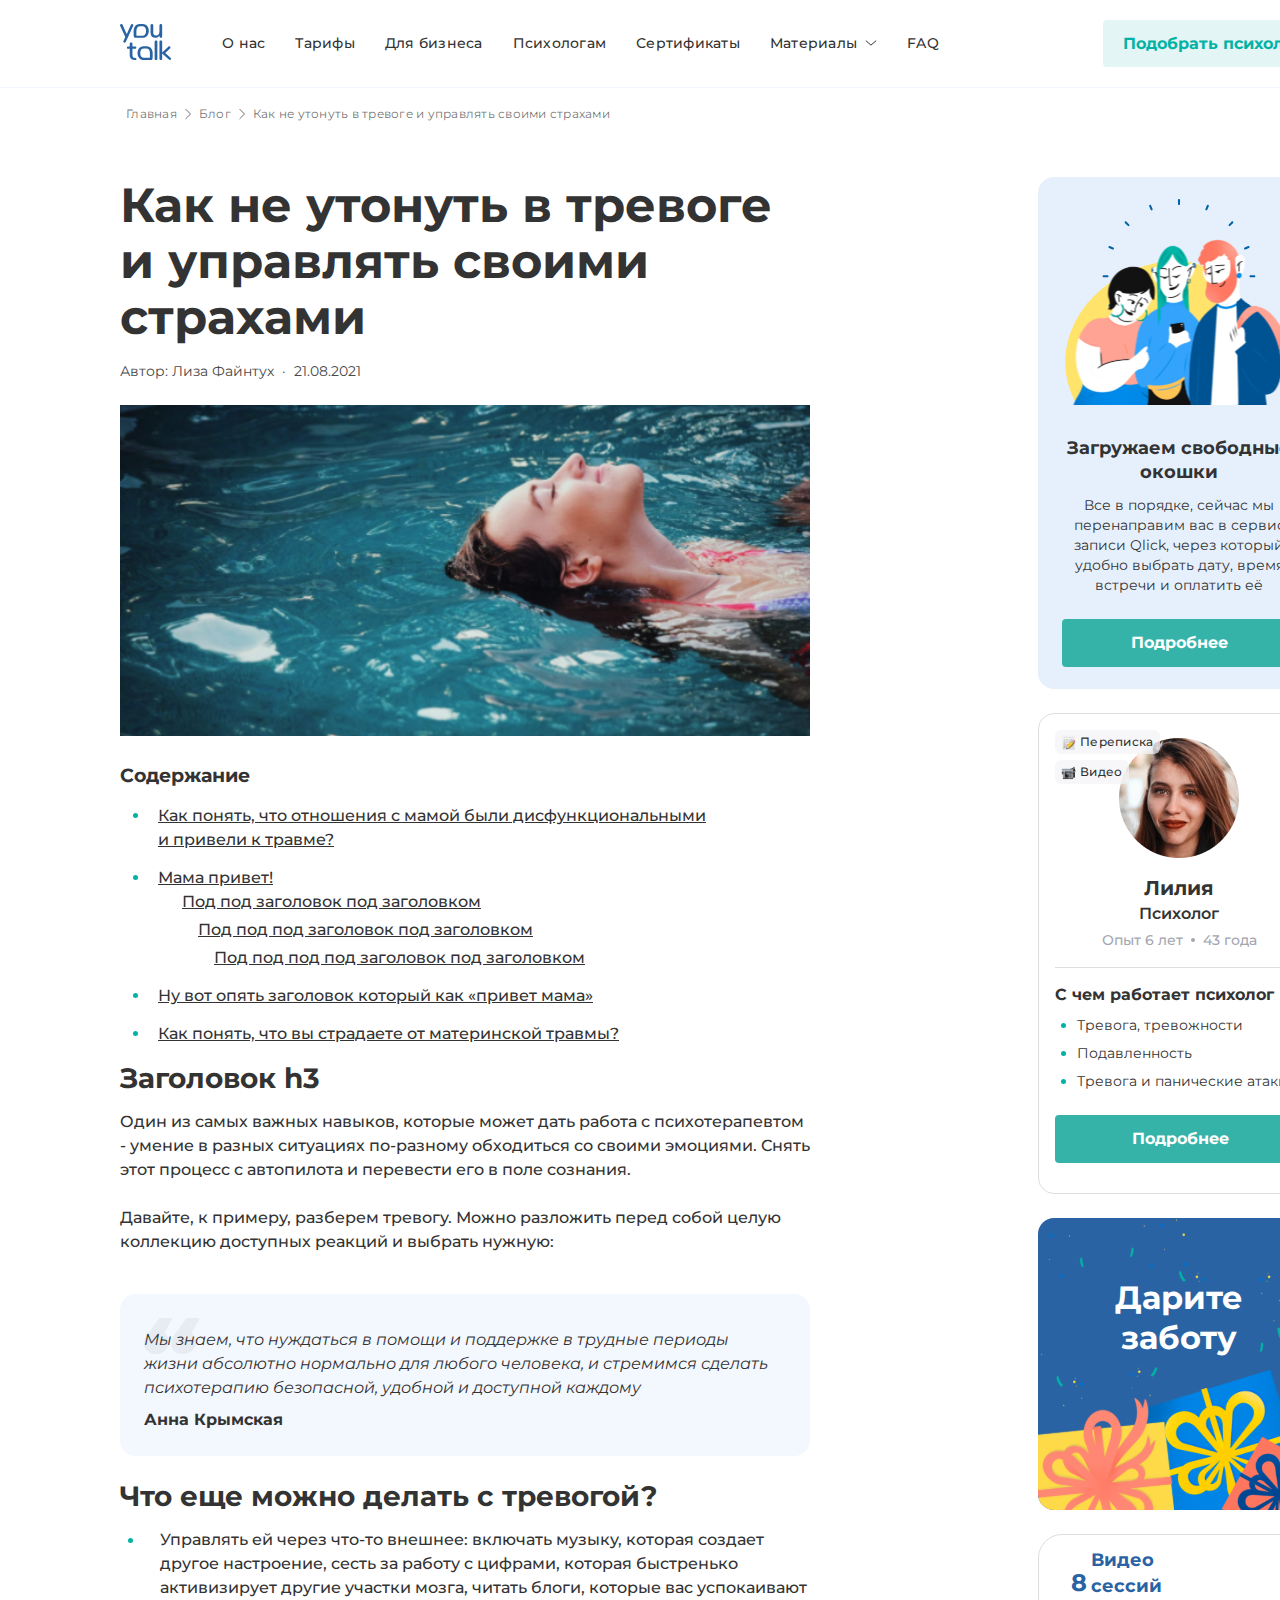
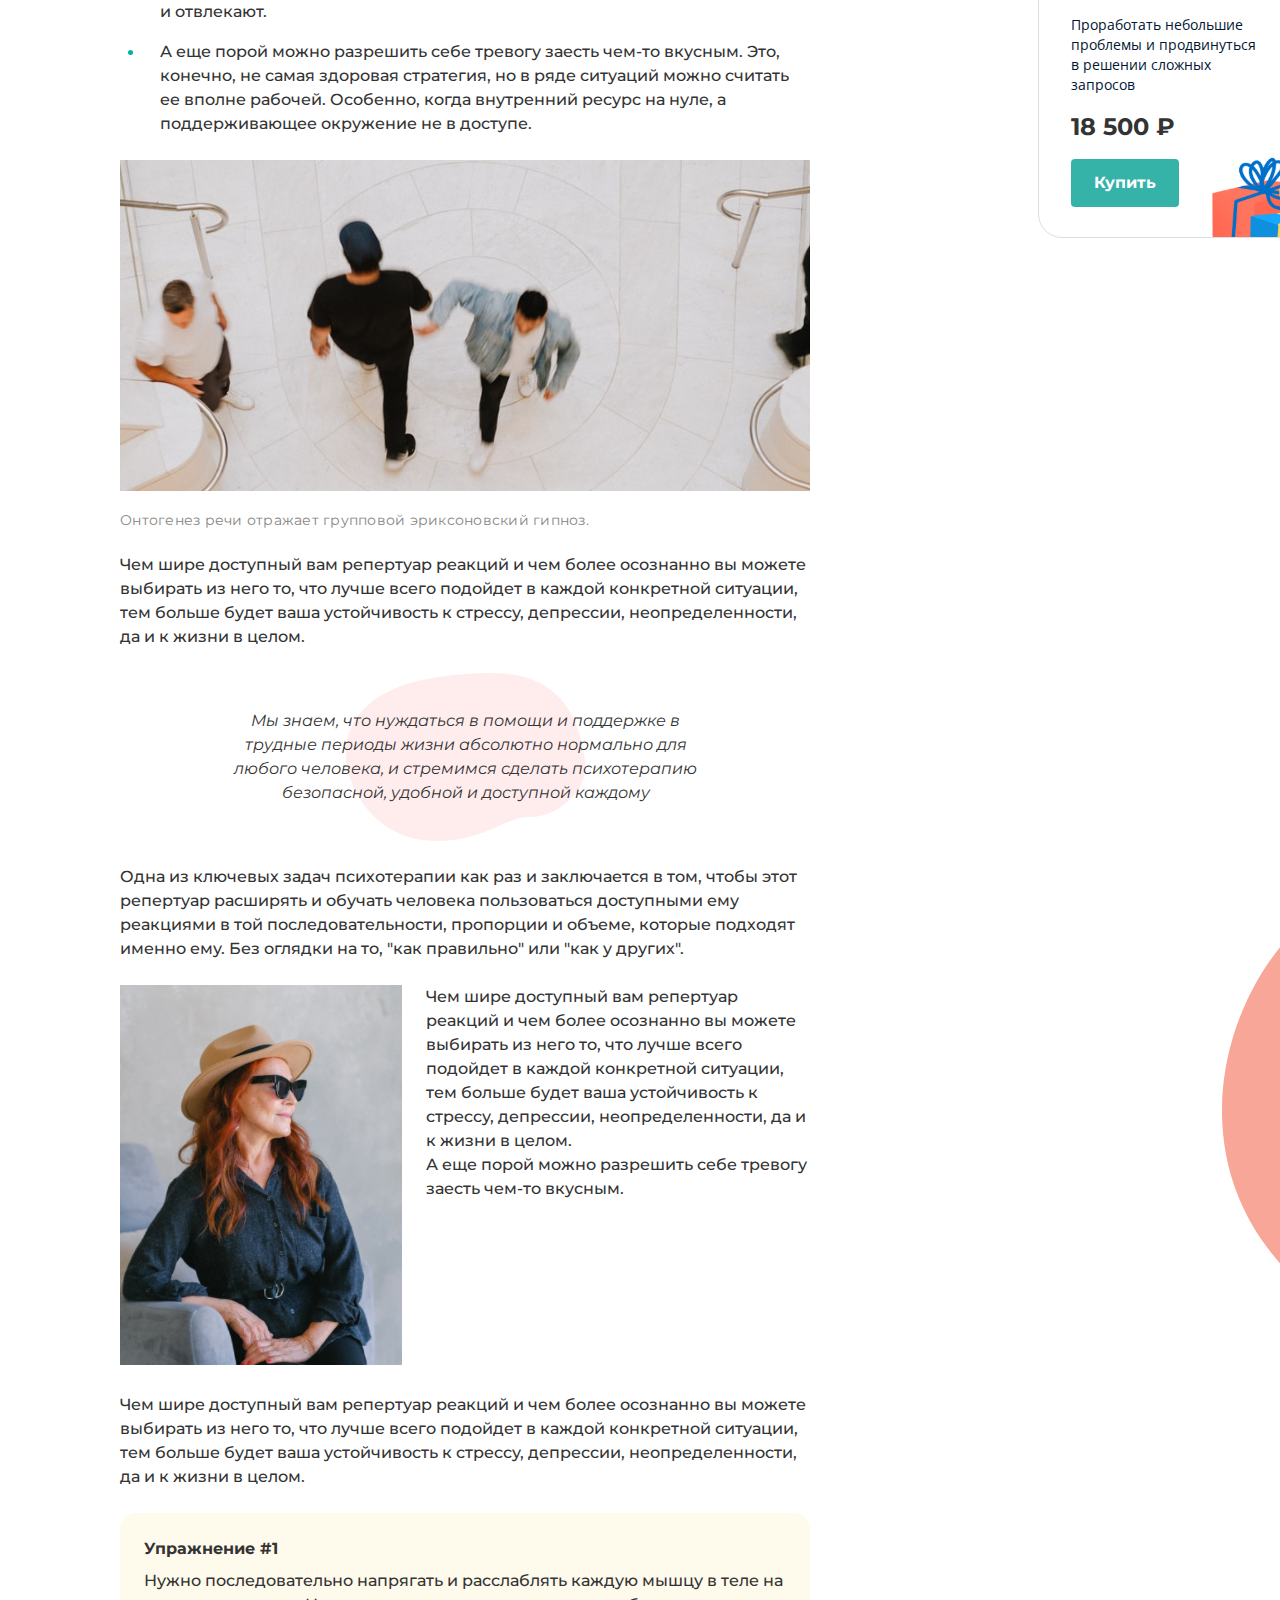
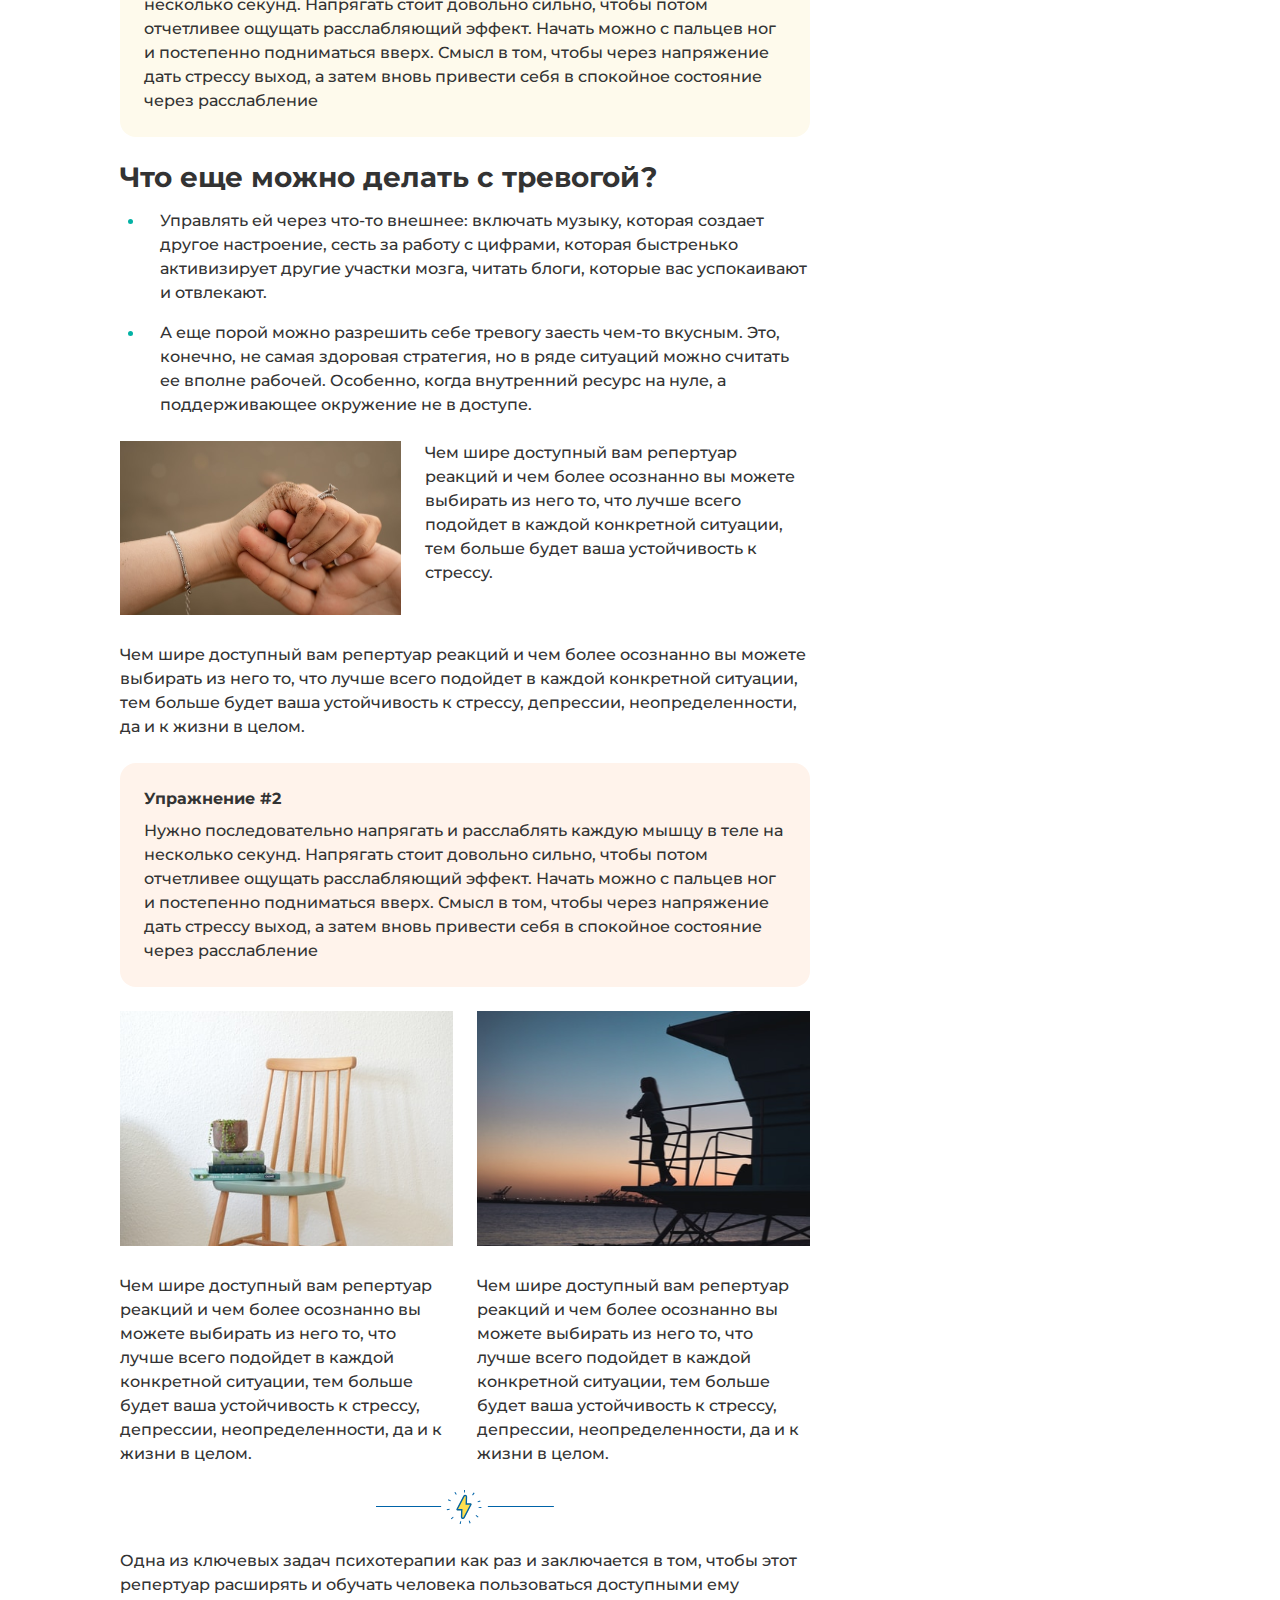
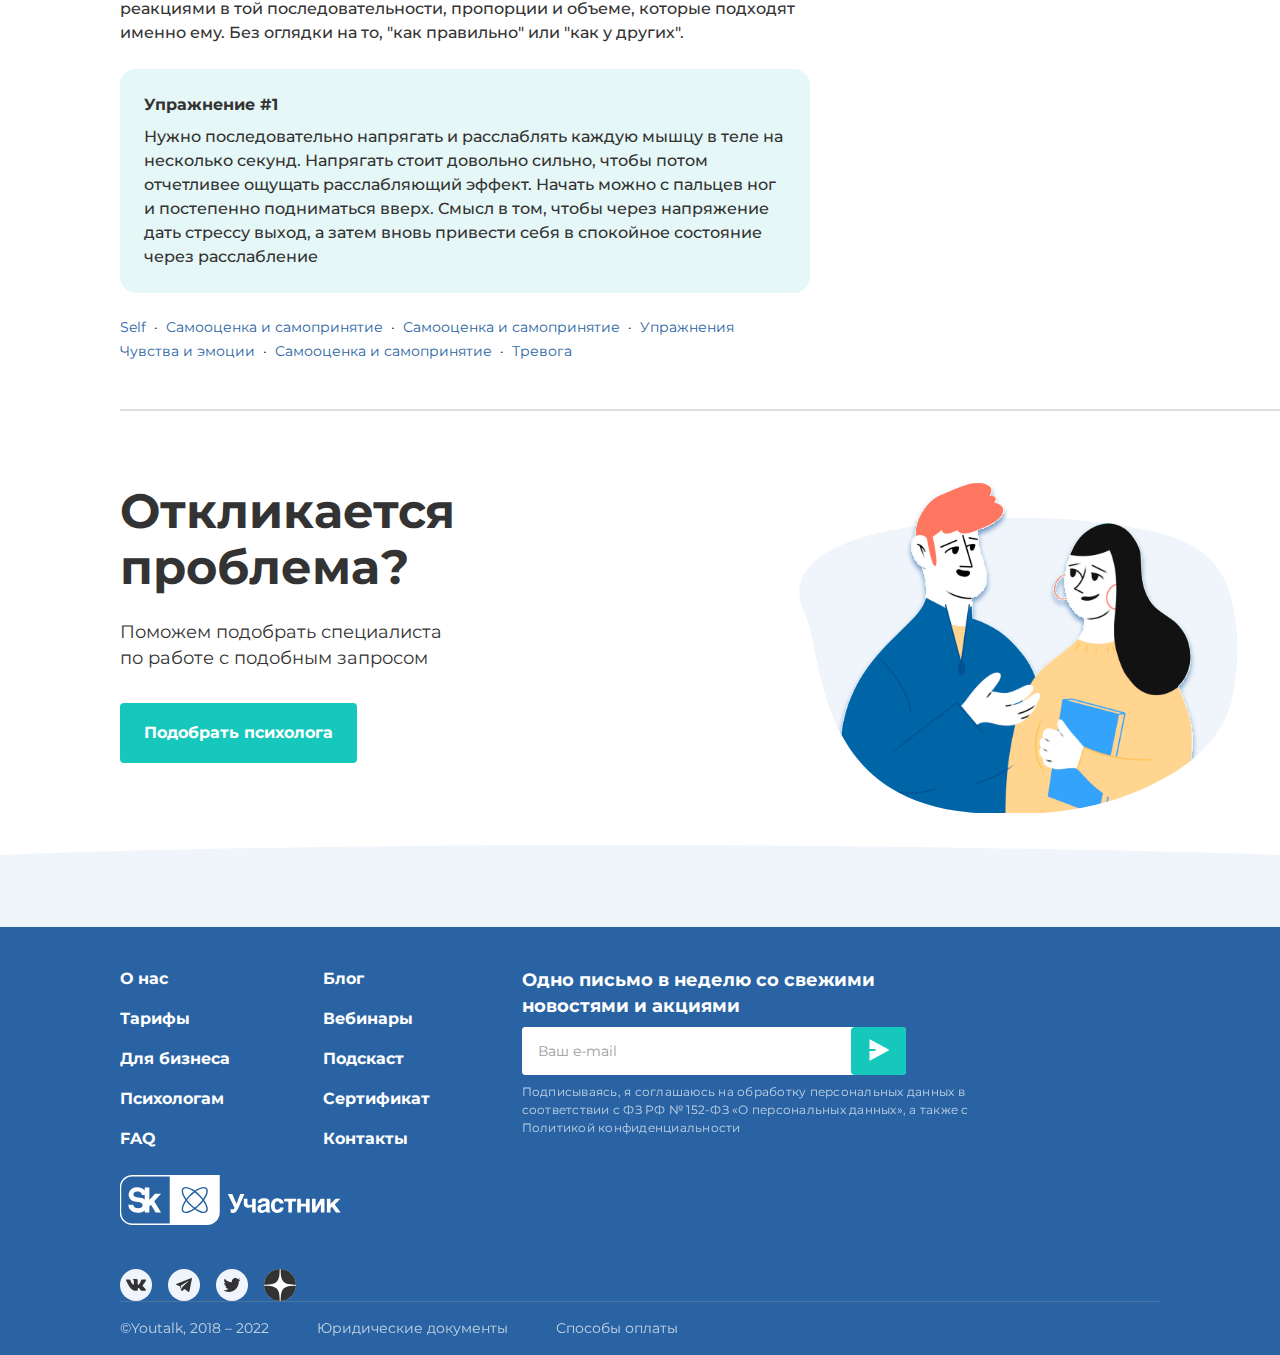
<file: pages/kak-ne-utonut-v-trevoge-i-upravlyat-svoimi-strahami.html>
<!DOCTYPE html>
<html lang="en">
<head>
    <meta charset="UTF-8">
    <meta name="viewport" content="width=device-width, initial-scale=1.0">
    <link rel="stylesheet" href="../css/style2.css">
    <title>Проект: реальный кейс от компании «Youtalk»</title>
</head>
<body>
    <header class="header">
        <div class="header__container">
            <div class="header__logo"><img src="../images/svg/logo.svg" alt="логотип"></div>
            <input type="checkbox" id="burger">
            <label for="burger" class="burger__btn"><svg xmlns="http://www.w3.org/2000/svg" width="18" height="14" viewBox="0 0 18 14" fill="none">
                <path d="M0 1C0 0.447715 0.447715 0 1 0H17C17.5523 0 18 0.447715 18 1C18 1.55228 17.5523 2 17 2H1C0.447716 2 0 1.55228 0 1ZM0 7C0 6.44772 0.447715 6 1 6H17C17.5523 6 18 6.44772 18 7C18 7.55228 17.5523 8 17 8H1C0.447716 8 0 7.55228 0 7ZM0 13C0 12.4477 0.447715 12 1 12H17C17.5523 12 18 12.4477 18 13C18 13.5523 17.5523 14 17 14H1C0.447716 14 0 13.5523 0 13Z" fill="#03B2A5"/>
                </svg></label>
            <nav class="header__nav">
                <ul class="header__menu">
                    <li><a href="#" class="menu__item">О нас</a></li>
                    <li><a href="#" class="menu__item">Тарифы</a></li>
                    <li><a href="#" class="menu__item">Для бизнеса</a></li>
                    <li><a href="#" class="menu__item">Психологам</a></li>
                    <li><a href="#" class="menu__item">Сертификаты</a></li>
                    <li><a href="#" class="menu__item">Материалы <svg class="m1" xmlns="http://www.w3.org/2000/svg" width="20" height="14" viewBox="0 0 12 6" fill="none">
                        <path d="M1.09998 0.899902L5.99998 5.0999L10.9 0.899902" stroke="#333333" stroke-linecap="round" stroke-linejoin="round"/>
                        </svg></a></li>
                    <li><a href="#" class="menu__item">FAQ</a></li>
                </ul>
            </nav>
            <button type="button" class="header__btn pick-up">Подобрать психолога</button>
        </div>
    </header>

    <main class="main">
        <div class="main__container">
            <!--Меню основного контента-->
            <div class="main__nav">
                <ul class="main__menu">
                    <li><a href="#" class="menu__bar">Главная</a></li>
                    <svg xmlns="http://www.w3.org/2000/svg" width="6" height="12" viewBox="0 0 6 12" fill="none">
                        <path d="M0.8125 10.6875L2.375 9.125L5.5 6L2.375 2.875L0.8125 1.3125" stroke="#333333" stroke-opacity="0.7" stroke-linecap="round" stroke-linejoin="round"/>
                    </svg>
                    <li><a href="../pages/Index.html" class="menu__bar">Блог</a></li>
                    <svg xmlns="http://www.w3.org/2000/svg" width="6" height="12" viewBox="0 0 6 12" fill="none">
                        <path d="M0.8125 10.6875L2.375 9.125L5.5 6L2.375 2.875L0.8125 1.3125" stroke="#333333" stroke-opacity="0.7" stroke-linecap="round" stroke-linejoin="round"/>
                    </svg>
                    <li><a href="#" class="menu__bar">Как не утонуть в тревоге и управлять своими страхами</a></li>
                </ul>
            </div>
            <!--Оновной контент-->
            <div class="content__container">
                <div class="blog__container">
                    <div class="name__blog">
                    <h1>Как не утонуть в тревоге и управлять своими страхами</h1>
                    </div>
                    <div class="authors__name">
                        <p>Автор: Лиза Файнтух</p>
                        <p>·</p>
                        <p>21.08.2021</p>
                        <p class="hidden-element">·</p>
                        <p class="hidden-element font-element">Self</p>
                    </div>
                    <div class="img__title">
                        <img class="img__girl" src="../images/block/block2-img2.png" alt="Девушка расслабленная плавает в воде">
                    </div>
                    <div class="content-list__container">
                        <div class="content-list-blog"><h3>Содержание</h3></div>
                        <div class="content-list">
                            <ul class="list-name__first-lvl">
                                <li class="markcol_green"><a href="#" class="lighthouse">Как понять, что отношения с мамой были дисфункциональными и привели к травме?</a></li>
                                <li class="markcol_green hidden-on-mobile"><a href="#" class="lighthouse hidden-on-mobile">Мама привет!</a>
                                    <ul class="list-name__second-lvl hidden-on-mobile">
                                        <li><a href="#" class="lighthouse indent_first hidden-on-mobile">Под под заголовок под заголовком</a></li>
                                        <li><a href="#" class="lighthouse indent_second hidden-on-mobile">Под под под заголовок под заголовком</a></li>
                                        <li><a href="#" class="lighthouse indent_third hidden-on-mobile">Под под под под заголовок под заголовком</a></li>
                                    </ul>
                                </li>
                                <li class="markcol_green hidden-on-mobile"><a href="#" class="lighthouse hidden-on-mobile">Ну вот опять заголовок который как «привет мама»</a></li>
                                <li class="markcol_green"><a href="#" class="lighthouse">Как понять, что вы страдаете от материнской травмы?</a></li>
                            </ul>
                        </div>
                    </div>
                    <!--Заголовок h3-->
                    <section class="heading-h__container">
                        <div class="title__h-third"><h3>Заголовок h3</h3></div>
                        <div class="text__third-title">
                            <p>Один из самых важных навыков, которые может дать работа с психотерапевтом - умение в разных ситуациях по-разному обходиться со своими эмоциями. Снять этот процесс с автопилота и перевести его в поле сознания.</p>
                            <br>
                            <p>Давайте, к примеру, разберем тревогу. Можно разложить перед собой целую коллекцию доступных реакций и выбрать нужную:</p>
                        </div>
                        <div class="quote-third-title__container">
                            <div class="quote">
                                <p>Мы знаем, что нуждаться в помощи и поддержке в трудные периоды жизни абсолютно нормально для любого человека, и стремимся сделать психотерапию безопасной, удобной и доступной каждому </p>
                                <p class="quote__author">Анна Крымская</p>
                            </div>
                        </div>
                    </section>
                    <!--Что еще можно делать с тревогой?-->
                    <section class="do-with-anxiety__container">
                        <div class="title-and-text__do-with-anxiety">
                            <div class="title__do-with-anxiety"><h3>Что еще можно делать с тревогой?</h3></div>
                            <div class="text-do-with-anxiety__container">
                                <ul class="text__do-with-anxiety">
                                    <li class="text__markcol-green"><p class="text__itself">Управлять ей через что-то внешнее: включать музыку, которая создает другое настроение, сесть за работу с цифрами, которая быстренько активизирует другие участки мозга, читать блоги, которые вас успокаивают и отвлекают.</p></li>
                                    <li class="text__markcol-green"><p class="text__itself">А еще порой можно разрешить себе тревогу заесть чем-то вкусным. Это, конечно, не самая здоровая стратегия, но в ряде ситуаций можно считать ее вполне рабочей. Особенно, когда внутренний ресурс на нуле, а поддерживающее окружение не в доступе.</p></li>
                                </ul>
                            </div>
                        </div>
                        <div class="img__do-with-anxiety">
                            <img class="img__walking-people" src="../images/blog img/walking-people.png" alt="Идущие люди. Вид сверху">
                            <p class="picture_description">Онтогенез речи отражает групповой эриксоновский гипноз.</p>
                        </div>
                        <div class="blog-content">
                            <p class="blog-content__text">Чем шире доступный вам репертуар реакций и чем более осознанно вы можете выбирать из него то, что лучше всего подойдет в каждой конкретной ситуации, тем больше будет ваша устойчивость к стрессу, депрессии, неопределенности, да и к жизни в целом.</p>
                            <div class="blog-slogan__container">
                                <p class="blog-slogan">Мы знаем, что нуждаться в помощи и поддержке в трудные периоды жизни абсолютно нормально для любого человека, и стремимся сделать психотерапию безопасной, удобной и доступной каждому</p>
                            </div>
                            <p class="blog-content__text">Одна из ключевых задач психотерапии как раз и заключается в том, чтобы этот репертуар расширять и обучать человека пользоваться доступными ему реакциями в той последовательности, пропорции и объеме, которые подходят именно ему. Без оглядки на то, "как правильно" или "как у других".</p>
                        </div>
                        <div class="img-and-text__do-with-anxiety">
                            <div class="img__girl-with-glass">
                                <img class="girl-glass" src="../images/blog img/girl-glass.png" alt="Счастливая женщина в очках и шляпе">
                            </div>
                            <div class="text-next-to-picture">
                                <p class="blog-content__text">Чем шире доступный вам репертуар реакций и чем более осознанно вы можете выбирать из него то, что лучше всего подойдет в каждой конкретной ситуации, тем больше будет ваша устойчивость к стрессу, депрессии, неопределенности, да и к жизни в целом.</p>
                                <p class="blog-content__text">А еще порой можно разрешить себе тревогу заесть чем-то вкусным.</p>
                            </div>
                        </div>
                        <div class="repetitive-text">
                            <p class="blog-content__text">Чем шире доступный вам репертуар реакций и чем более осознанно вы можете выбирать из него то, что лучше всего подойдет в каждой конкретной ситуации, тем больше будет ваша устойчивость к стрессу, депрессии, неопределенности, да и к жизни в целом.</p>
                        </div>
                        <div class="first-exercise__container">
                            <div class="title-exercise"><h4>Упражнение #1</h4></div>
                            <p class="text-exercise">Нужно последовательно напрягать и расслаблять каждую мышцу в теле на несколько секунд. Напрягать стоит довольно сильно, чтобы потом отчетливее ощущать расслабляющий эффект. Начать можно с пальцев ног и постепенно подниматься вверх. Смысл в том, чтобы через напряжение дать стрессу выход, а затем вновь привести себя в спокойное состояние через расслабление</p>
                        </div>
                    </section>
                    <!--Что еще можно делать с тревогой? Часть II-->
                    <section class="do-with-anxiety__container-part-two">
                        <div class="title-and-text__part-two">
                            <div class="title__do-with-anxiety"><h3>Что еще можно делать с тревогой?</h3></div>
                            <div class="text-part-two__container">
                                <ul class="text-part-two">
                                    <li class="text__markcol-green"><p class="text__itself">Управлять ей через что-то внешнее: включать музыку, которая создает другое настроение, сесть за работу с цифрами, которая быстренько активизирует другие участки мозга, читать блоги, которые вас успокаивают и отвлекают.</p></li>
                                    <li class="text__markcol-green"><p class="text__itself">А еще порой можно разрешить себе тревогу заесть чем-то вкусным. Это, конечно, не самая здоровая стратегия, но в ряде ситуаций можно считать ее вполне рабочей. Особенно, когда внутренний ресурс на нуле, а поддерживающее окружение не в доступе.</p></li>
                                </ul>
                            </div>
                        </div>
                        <div class="picture-and-text__container">
                            <div class="img__hands">
                                <img class="hands" src="../images/blog img/hands.png" alt="Мужская и женская ладони держат друг друга">
                            </div>
                            <div class="text-next-to-picture">
                                <p class="blog-content__text">Чем шире доступный вам репертуар реакций и чем более осознанно вы можете выбирать из него то, что лучше всего подойдет в каждой конкретной ситуации, тем больше будет ваша устойчивость к стрессу.</p>
                            </div>
                        </div>
                        <div class="repetitive-text">
                            <p class="blog-content__text">Чем шире доступный вам репертуар реакций и чем более осознанно вы можете выбирать из него то, что лучше всего подойдет в каждой конкретной ситуации, тем больше будет ваша устойчивость к стрессу, депрессии, неопределенности, да и к жизни в целом.</p>
                        </div>
                        <div class="second-exercise__container">
                            <div class="title-exercise"><h4>Упражнение #2</h4></div>
                            <p class="text-exercise">Нужно последовательно напрягать и расслаблять каждую мышцу в теле на несколько секунд. Напрягать стоит довольно сильно, чтобы потом отчетливее ощущать расслабляющий эффект. Начать можно с пальцев ног и постепенно подниматься вверх. Смысл в том, чтобы через напряжение дать стрессу выход, а затем вновь привести себя в спокойное состояние через расслабление</p>
                        </div>
                        <div class="two-columns__container">
                            <div class="column-left">
                                <div class="picture__column-left">
                                    <img class="picture-left" src="../images/blog img/chair.png" alt="Стул, на котором лежит стопка книг">
                                </div>
                                <div class="text__itself">
                                    <p>Чем шире доступный вам репертуар реакций и чем более осознанно вы можете выбирать из него то, что лучше всего подойдет в каждой конкретной ситуации, тем больше будет ваша устойчивость к стрессу, депрессии, неопределенности, да и к жизни в целом.</p>
                                </div>
                            </div>
                            <div class="column-right">
                                <div class="picture__column-right">
                                    <img class="picture-right" src="../images/blog img/rescue-booth.png" alt="Спасательная будка на пляже на фоне вечернего заката">
                                </div>
                                <div class="text__itself">
                                    <p>Чем шире доступный вам репертуар реакций и чем более осознанно вы можете выбирать из него то, что лучше всего подойдет в каждой конкретной ситуации, тем больше будет ваша устойчивость к стрессу, депрессии, неопределенности, да и к жизни в целом.</p>
                                </div>
                            </div>
                        </div>
                        <div class="dividing-line">
                            <img src="../images/svg2/dividing-line.svg" alt="разделительная линия">
                        </div>
                        <div class="final-text">
                            <p class="text__itself">Одна из ключевых задач психотерапии как раз и заключается в том, чтобы этот репертуар расширять и обучать человека пользоваться доступными ему реакциями в той последовательности, пропорции и объеме, которые подходят именно ему. Без оглядки на то, "как правильно" или "как у других".</p>
                        </div>
                        <div class="third-exercise__container">
                            <div class="title-exercise"><h4>Упражнение #1</h4></div>
                            <p class="text-exercise">Нужно последовательно напрягать и расслаблять каждую мышцу в теле на несколько секунд. Напрягать стоит довольно сильно, чтобы потом отчетливее ощущать расслабляющий эффект. Начать можно с пальцев ног и постепенно подниматься вверх. Смысл в том, чтобы через напряжение дать стрессу выход, а затем вновь привести себя в спокойное состояние через расслабление</p>
                        </div>
                        <div class="hashtag__container hidden-on-mobile">
                            <div class="first-line">
                                <a href="#" class="hash-teg">Self</a>
                                <p>·</p>
                                <a href="#" class="hash-teg">Самооценка и самопринятие</a>
                                <p>·</p>
                                <a href="#" class="hash-teg">Самооценка и самопринятие</a>
                                <p>·</p>
                                <a href="#" class="hash-teg">Упражнения</a>
                            </div>
                            <div class="second-line">
                                <a href="#" class="hash-teg">Чувства и эмоции</a>
                                <p>·</p>
                                <a href="#" class="hash-teg">Самооценка и самопринятие</a>
                                <p>·</p>
                                <a href="#" class="hash-teg">Тревога</a>
                            </div>
                        </div>
                    </section>
                </div>
                <!--Сайдбар-->
                <aside class="aside__container">
                    <!--Загружаем свободные окошки-->
                    <div class="loading-the-free-windows">
                        <div class="three-persons">
                            <img class="three-persons-img" src="../images/svg2/three-persons.svg" alt="Три счастливых человека">
                        </div>
                        <div class="loading-the-free-windows__name">
                            <h4>Загружаем свободные окошки</h4>
                        </div>
                        <div class="loading-the-free-windows__text">
                            <p>Все в порядке, сейчас мы перенаправим вас в сервис записи Qlick, через который удобно выбрать дату, время встречи и оплатить её</p>
                        </div>
                        <div class="loading-the-free-windows__button">
                            <button class="more-detailed__btn click-btn">Подробнее</button>
                        </div>
                    </div>
                    <!--Психолог Лилиа-->
                    <div class="psychologist-lilia__container">
                        <div class="types-of-communication">
                            <div class="correspondence icon-shell">
                                <img src="../images/side-img/correspondence.png" alt="Вид связи через переписку">
                                <p>Переписка</p>
                            </div>
                            <div class="video-icon icon-shell">
                                <img src="../images/side-img/video.png" alt="Вид связи через переписку">
                                <p>Видео</p>
                            </div>
                        </div>
                        <div class="information-about-psychologist">
                            <p class="name-psychologist">Лилия</p>
                            <p class="post-psychologist">Психолог</p>
                            <div class="experience-psychologist">
                                <p>Опыт 6 лет</p>
                                <div class="indentation-point"></div>
                                <p>43 года</p>
                            </div>
                        </div>
                        <div class="line-psychologist"></div>
                        <div class="does-psychologist-with-work">
                            <p class="description-psychologist-work">С чем работает психолог</p>
                            <ul class="description-work">
                                <li class="green-point"><p class="text-work">Тревога, тревожности</p></li>
                                <li class="green-point"><p class="text-work">Подавленность</p></li>
                                <li class="green-point"><p class="text-work">Тревога и панические атаки</p></li>
                            </ul>
                        </div>
                        <button class="registration-for-call click-btn">Подробнее</button>
                    </div>
                    <!--Дарите заботу-->
                    <div class="give-care__container">
                        <a class="give-care__link" href="#">
                            <p class="give-care__text">Дарите заботу</p>
                            <div class="boxs-img">
                                <img class="box-blu" src="../images/side-img/box-blu.svg" alt="Синий подарок">
                                <img class="box-yellow" src="../images/side-img/box-yellow.svg" alt="Желтый подарок">
                                <img class="box-orange" src="../images/side-img/box-orange.svg" alt="Оранжевый подарок">
                            </div>
                        </a>
                    </div>
                    <!--8 Видео сессий-->
                    <div class="video-sessions__container">
                        <div class="eight-video-sessions">
                            <div class="name__eight-video-sessions">
                                <p class="eight__text">8</p>
                                <p class="video-sessions__text">Видео сессий</p>
                            </div>
                            <div class="description__video-sessions">
                                <p>Проработать небольшие проблемы и продвинуться в решении сложных запросов</p>
                            </div>
                            <div class="price__video-sessions">
                                <p>18 500 ₽</p>
                            </div>
                            <button class="price-btn__video-sessions click-btn">Купить</button>
                        </div>
                        <div class="prize-img">
                            <img class="prize-orange" src="../images/side-img/prize-orange.svg" alt="Оранжевый подарок">
                            <img class="prize-blu" src="../images/side-img/prize-blu.svg" alt="Синий подарок">
                        </div>
                    </div>
                    <div class="spot-object hidden-on-mobile">
                        <img src="../images/side-img/spot-orange.svg" alt="Ораньжевое пятно">
                    </div>
                </aside>
            </div>
            <!--Откликается проблема?-->
            <div class="additional-block hidden-on-mobile">
                <div class="separating-line"></div>
                <div class="choose-psychologist__container">
                    <div class="choose-psychologist__btn-and-text">
                        <div class="choose-psychologist__name">
                            <p>Откликается проблема?</p>
                        </div>
                        <div class="choose-psychologist__description">
                            <p>Поможем подобрать специалиста по работе с подобным запросом</p>
                        </div>
                        <div class="choose-psychologist__button">
                            <button class="choose-psychologist__press-btn click-btn">Подобрать психолога</button>
                        </div>
                    </div>
                    <div class="choose-psychologist__img">
                        <img src="../images/svg2/choose-psychologist.svg" alt="Подобрать психолога">
                    </div>
                    <div class="pink-object">
                        <img src="../images/svg2/pink-object.svg" alt="Розвое пятно">
                    </div>
                </div>
            </div>
        </div>
        <div class="background hidden-on-mobile"></div>
    </main>

    <footer class="footer">
        <div class="footer__container">
            <div class="footer__nav">
                <ul class="footer__menu footer__first">
                    <li><a href="#" class="menu__item_footer">О нас</a></li>
                    <li><a href="#" class="menu__item_footer">Тарифы</a></li>
                    <li><a href="#" class="menu__item_footer">Для бизнеса</a></li>
                    <li><a href="#" class="menu__item_footer">Психологам</a></li>
                    <li><a href="#" class="menu__item_footer">FAQ</a></li>
                </ul>
                <ul class="footer__menu footer__second">
                    <li><a href="#" class="menu__item_footer">Блог</a></li>
                    <li><a href="#" class="menu__item_footer">Вебинары</a></li>
                    <li><a href="#" class="menu__item_footer">Подскаст</a></li>
                    <li><a href="#" class="menu__item_footer">Сертификат</a></li>
                    <li><a href="#" class="menu__item_footer">Контакты</a></li>
                </ul>
            </div>
            <div class="subscribe__container">
                <div class="subscribe__email">
                    <p>Одно письмо в неделю со свежими новостями и акциями</p>
                </div>
                <div class="input__email_container">
                    <input type="email" class="input__email" value="Ваш e-mail">
                    <button class="subscribe__btn"><img src="../images/svg/enter.svg" alt="отправить"></button>
                </div>
                <div class="personal_data">
                    <p>Подписываясь, я соглашаюсь на обработку персональных данных в соответствии с ФЗ РФ № 152-ФЗ «О персональных данных», а также с Политикой конфиденциальности</p>
                </div>
            </div>
            <div class="icons__container">
                <div class="icon__logo"><img src="../images/svg/logo-footer.svg" alt="логотип"></div>
                <div class="social__network">
                    <a href="#" class="icon__social_network"><img src="../images/svg/vk.svg" alt="vk"></a>
                    <a href="#" class="icon__social_network"><img src="../images/svg/telegram.svg" alt="telegram"></a>
                    <a href="#" class="icon__social_network"><img src="../images/svg/twitter.svg" alt="twitter"></a>
                    <a href="#" class="icon__social_network"><img src="../images/svg/dzen.svg" alt="dzen"></a>
                </div>
            </div>
            <div class="stripe"></div>
            <div class="underfooter">
                <a href="#" class="underfooter__other">©Youtalk, 2018 – 2022</a>
                <a href="#" class="underfooter__other">Юридические документы</a>
                <a href="#" class="underfooter__other">Способы оплаты</a>
            </div>
        </div>
    </footer>
</body>
</html>
</file>
<file: css/style2.css>
@import url("font.css");

* {
    margin: 0;
    padding: 0;
    border: 0;
    box-sizing: border-box;
}

body {
    margin: 0;
    overflow-x: hidden;
}
/*----------------------HEADER----------------------*/
.header {
    align-items: center;
    justify-content: space-between;
    border-bottom: 1px solid rgba(239, 245, 251, 1);
}

.header__container {
    margin: 20px 120px;
    display: flex;
    align-items: center;
}

/*.header__logo {
}*/

.header__menu {
    margin-left: 51px;
    list-style: none;
    display: flex;
    gap: 30px;
    color: var(--text-primary, #333);
    text-align: center;
    font-family: Montserrat, sans-serif;
    font-size: 14px;
    font-style: normal;
    font-weight: 500;
    line-height: 114%;
    letter-spacing: 0.25px;
    text-decoration: none;
    white-space: nowrap;
}

.m1 {
    padding-left: 8px;
}

.menu__item {
    text-decoration: none;
    display: inline-flex;
    color: var(--text-primary, #333);
}
.menu__item:hover{
    background-color: #03B2A5;
    color: white;
}

.header__btn {
    display: flex;
    margin-left: 164px;
    padding: 14px 20px;
    align-items: center;
    border-radius: 4px;
    border-color: transparent;
    background: #E3F5F5;
    color: var(--main-03-b-2-a-5, #03B2A5);
    text-align: center;
    font-family: Montserrat, sans-serif;
    font-size: 16px;
    font-style: normal;
    font-weight: 700;
    line-height: normal;
    cursor: pointer;
    white-space: nowrap;
}

#burger, [for=burger]{
    display: none;
}
/*----------------------MAIN----------------------*/
.main__container {
    margin: 16px 120px;
    padding: 0;
    max-width: 1440px;
    display: block;
}

.main__menu {
    list-style: none;
    padding-left: 6px;
    display: flex;
    align-items: center;
    gap: 8px;
}
.menu__bar {
    text-decoration: none;
    font-size: 12px;
    color: rgba(51, 51, 51, 0.70); 
    text-align: center;
    font-family: Montserrat, sans-serif;
    font-style: normal;
    font-weight: 400;
    line-height: 18px; /* 150% */
    letter-spacing: 0.25px;
    text-decoration: none;
    white-space: nowrap;
}
.menu__bar:hover{
    background-color: #03B2A5;
    color: white;
}

.content__container{
    display: flex;
    gap: 228px;
    margin-top: 54px;
}

.blog__container{
    display: flex;
    justify-content: left;
    flex-direction: column;
    width: 690px;
}
h1{
    color: rgb(51, 51, 51);
    font-family: Montserrat, sans-serif;
    font-size: 48px;
    font-weight: 700;
    line-height: 56px;
    letter-spacing: 0%;
    text-align: left;
}
.authors__name{
    display: flex;
    flex-direction: row;
    gap: 8px;
    margin-top: 16px;
    margin-bottom: 24px;
    color: rgb(73, 73, 73);
    font-family: Montserrat, sans-serif;
    font-size: 14px;
    font-weight: 400;
    line-height: 20px;
    letter-spacing: 0px;
    text-align: left;
}
.img__girl{
    object-fit: cover;
    width: 690px;
    height: 331px;
}
.content-list__container{
    margin-top: 24px;
    width: 588px;
    height: 274px;
}
.content-list-blog{
    color: rgb(51, 51, 51);
    font-family: Montserrat, sans-serif;
    font-size: 16px;
    font-weight: 700;
    line-height: 24px;
    letter-spacing: 0%;
    text-align: left;
}
.content-list{
    display: flex;
    margin-top: 16px;
}
.list-name__first-lvl,
.lighthouse{
    display: flex;
    gap: 14px;
    flex-direction: column;
    color: rgb(51, 51, 51);
    font-family: Montserrat, sans-serif;
    font-size: 16px;
    font-weight: 500;
    line-height: 24px;
    letter-spacing: 0px;
    text-align: left;
    text-decoration-line: underline;
    list-style-type: disc;
}
.lighthouse:hover{
    color: #03B2A5;
}
.list-name__second-lvl{
    display: flex;
    flex-direction: column;
    gap: 4px;
    list-style-type: none;
}
.markcol_green{
    color: rgb(3, 178, 165);
    padding: 0;
    padding-left: 8px;
    margin-left: 30px;
}
.indent_first{
    padding-left: 24px;
}
.indent_second{
    padding-left: 40px;
}
.indent_third{
    padding-left: 56px;
}
/*-----Заголовок h3-----*/
.heading-h__container{
    margin-top: 24px;
}
.title__h-third{
    color: rgb(51, 51, 51);
    font-family: Montserrat, sans-serif;
    font-size: 24px;
    font-weight: 700;
    line-height: 32px;
    letter-spacing: 0%;
    text-align: left;
}
.text__third-title{
    margin-top: 16px;
    color: rgb(51, 51, 51);
    font-family: Montserrat, sans-serif;
    font-size: 16px;
    font-weight: 500;
    line-height: 24px;
    letter-spacing: 0px;
    text-align: left;
}

.quote-third-title__container{
    display: flex;
    justify-content: center;
    align-items: flex-start;
    margin-top: 40px;
    border-radius: 16px;
    padding: 24px;
    width: 690px;
    height: 162px;
    background: rgb(243, 247, 254);
    background-image: url(../images/svg2/quote.svg);
    background-repeat: no-repeat;
    background-position: 24px 24px;
}
.quote{
    margin-top: 10px;
    color: rgb(51, 51, 51);
    font-family: Montserrat, sans-serif;
    font-style: italic;
    font-size: 16px;
    font-weight: 400;
    line-height: 24px;
    letter-spacing: 0%;
    text-align: left;
}
.quote__author{
    margin-top: 8px;
    font-style: normal;
    font-size: 16px;
    font-weight: 700;
}

/*-----Что еще можно делать с тревогой?-----*/
.do-with-anxiety__container{
    margin-top: 24px;
}
.title__do-with-anxiety{
    color: rgb(51, 51, 51);
    font-family: Montserrat, sans-serif;
    font-size: 24px;
    font-weight: 700;
    line-height: 32px;
    letter-spacing: 0%;
    text-align: left;
}
.text-do-with-anxiety__container{
    margin-top: 16px;
}
.text__do-with-anxiety{
    display: flex;
    gap: 16px;
    flex-direction: column;
    margin-left: 32px;
}
.text__markcol-green{
    color: rgb(3, 178, 165);
    padding-left: 16px;
    margin-left: -8px;
}
.text__itself{
    color: rgb(51, 51, 51);
    font-family: Montserrat, sans-serif;
    font-size: 16px;
    font-weight: 500;
    line-height: 24px;
    letter-spacing: 0px;
    text-align: left;
}

.img__do-with-anxiety{
    margin-top: 24px;
}
.img__walking-people{
    object-fit: cover;
    width: 690px;
    height: 331px;
}
.picture_description{
    margin-top: 16px;
    color: rgb(134, 134, 134);
    font-family: Montserrat, sans-serif;
    font-size: 14px;
    font-weight: 400;
    line-height: 130%;
    letter-spacing: 0.25px;
    text-align: left;
}
.blog-content{
    margin-top: 24px;
}
.blog-content__text{
    color: rgb(51, 51, 51);
    font-family: Montserrat, sans-serif;
    font-size: 16px;
    font-weight: 500;
    line-height: 24px;
    letter-spacing: 0px;
    text-align: left;
}
.blog-slogan__container{
    display: flex;
    width: 691px;
    height: 168px;
    margin-top: 24px;
    margin-bottom: 24px;
    justify-content: center;
    align-items: center;
    text-align: center;
    background-image: url(../images/svg2/img-slogan.svg);
    background-repeat: no-repeat;
    background-size: contain;
    background-position: 50% 50%;
}
.blog-slogan{
    width: 485px;
    height: 96px;
    color: rgb(51, 51, 51);
    font-family: Montserrat, sans-serif;
    font-style: italic;
    font-size: 16px;
    font-weight: 400;
    line-height: 24px;
    letter-spacing: 0%;
}
.img-and-text__do-with-anxiety{
    display: flex;
    justify-content: space-between;
    gap: 24px;
    margin-top: 24px;
}
.text-next-to-picture{
    width: 385px;
}
.girl-glass{
    width: 282px;
    height: 380px;
}
.repetitive-text{
    margin-top: 24px;
}

.first-exercise__container{
    margin-top: 24px;
    display: flex;
    flex-direction: column;
    justify-content: flex-start;
    border-radius: 16px;
    background: rgb(254, 250, 236);
    padding: 24px;
    gap: 8px;
}
.title-exercise{
    color: rgb(51, 51, 51);
    font-family: Montserrat, sans-serif;
    font-size: 16px;
    font-weight: 700;
    line-height: 24px;
    letter-spacing: 0%;
    text-align: left;
}
.text-exercise{
    color: rgb(51, 51, 51);
    font-family: Montserrat, sans-serif;
    font-size: 16px;
    font-weight: 500;
    line-height: 24px;
    letter-spacing: 0px;
    text-align: left;
}
/*-----Что еще можно делать с тревогой? Часть II-----*/
.do-with-anxiety__container-part-two{
    margin-top: 24px;
}
.title-and-text__part-two{
    display: flex;
    gap: 16px;
    flex-direction: column;
}
.text-part-two__container{
    display: flex;
    flex-direction: column;
    margin-left: 32px;
}
.text-part-two{
    display: flex;
    flex-direction: column;
    gap: 16px;
}

.picture-and-text__container{
    margin-top: 24px;
    display: flex;
    gap: 24px;
    justify-content: space-between;
}
.hands{
    width: 281px;
    height: 174px;
}

.second-exercise__container{
    display: flex;
    flex-direction: column;
    gap: 8px;
    margin-top: 24px;
    padding: 24px;
    background: rgb(255, 243, 235);
    border-radius: 16px;
}

.two-columns__container{
    display: flex;
    flex-direction: row;
    justify-content: space-between;
    margin-top: 24px;
    gap: 24px;
}
.column-left{
    display: flex;
    flex-direction: column;
    gap: 24px;
    width: 333px;
}
.picture-left{
    width: 333px;
    height: 235px;
}

.column-right{
    display: flex;
    flex-direction: column;
    gap: 24px;
    width: 333px;
}
.picture-right{
    width: 333px;
    height: 235px;
}

.dividing-line{
    display: flex;
    justify-content: center;
    align-items: center;
    margin-top: 24px;
    margin-bottom: 24px;
}

.third-exercise__container{
    margin-top: 24px;
    margin-bottom: 24px;
    display: flex;
    flex-direction: column;
    gap: 8px;
    padding: 24px;
    border-radius: 16px;
    background: rgba(3, 178, 165, 0.1);
}

/*-----Хэштег-----*/
.hashtag__container{
    display: flex;
    flex-direction: column;
    gap: 4px;
}
.first-line,
.second-line{
    display: flex;
    flex-direction: row;
    gap: 8px;
    font-family: Montserrat, sans-serif;
    font-size: 14px;
    font-weight: 400;
    line-height: 20px;
    letter-spacing: 0px;
    text-align: left;
}
.hash-teg{
    color: rgb(41, 99, 163);
    text-decoration: none;
}

/*-----Откликается проблема?-----*/
.additional-block{
    margin-top: 48px;
}
.separating-line{
    width: 1200px;
    border: 1px solid rgb(222, 222, 222);
    margin-bottom: 72px;
}
.choose-psychologist__container{
    display: flex;
    flex-direction: row;
}
.choose-psychologist__btn-and-text{
    display: flex;
    flex-direction: column;
    width: 348px;
    height: 280px;
}
.choose-psychologist__name{
    color: rgb(51, 51, 51);
    font-family: Montserrat, sans-serif;
    font-size: 48px;
    font-weight: 700;
    line-height: 56px;
    letter-spacing: 0%;
    text-align: left;
}
.choose-psychologist__description{
    margin-top: 24px;
    color: rgb(51, 51, 51);
    font-family: Montserrat, sans-serif;
    font-size: 18px;
    font-weight: 400;
    line-height: 26px;
    letter-spacing: 0%;
    text-align: left;
}
.choose-psychologist__button{
    margin-top: 32px;
}
.choose-psychologist__press-btn{
    display: flex;
    flex-direction: row;
    justify-content: center;
    align-items: center;
    padding: 20px 24px 20px 24px;
    border-radius: 4px;
    background: rgb(22, 200, 187);
    color: rgb(255, 255, 255);
    font-family: Montserrat, sans-serif;
    font-size: 16px;
    font-weight: 700;
    line-height: 20px;
    letter-spacing: 0%;
    text-align: center;
    cursor: pointer;
}
.choose-psychologist__img{
    width: 520px;
    height: 330px;
    margin-left: 303px;
}
.pink-object{
    margin-left: 72px;
}

/*-----Сайдбар-----*/
.aside__container{
    display: flex;
    justify-content: right;
    flex-direction: column;
    gap: 24px;
}
/*-----Загружаем свободные окошки-----*/
.loading-the-free-windows{
    display: flex;
    flex-direction: column;
    justify-content: center;
    align-items: center;
    width: 282px;
    height: 512px;
    padding: 24px;
    border-radius: 16px;
    background: rgb(230, 240, 253);
}
.loading-the-free-windows__name{
    margin-top: 27px;
    width: 234px;
    height: 48px;
    color: rgb(51, 51, 51);
    font-family: Montserrat, sans-serif;
    font-size: 18px;
    font-weight: 700;
    line-height: 24px;
    letter-spacing: 0px;
    text-align: center;
}
.loading-the-free-windows__text{
    margin-top: 11px;
    color: rgb(51, 51, 51);
    font-family: Montserrat, sans-serif;
    font-size: 14px;
    font-weight: 400;
    line-height: 20px;
    letter-spacing: 0px;
    text-align: center;
}
.loading-the-free-windows__button{
    margin-top: 24px;
}
.more-detailed__btn{
    display: flex;
    flex-direction: row;
    justify-content: center;
    align-items: center;
    width: 234px;
    height: 48px;
    padding: 12px 16px 12px 16px;
    border-radius: 4px;
    background: rgb(53, 179, 169);
    color: rgb(255, 255, 255);
    font-family: Montserrat, sans-serif;
    font-size: 16px;
    font-weight: 700;
    line-height: 24px;
    letter-spacing: 0%;
    text-align: center;
    cursor: pointer;
}


/*-----Психолог Лилиа-----*/
.psychologist-lilia__container{
    display: flex;
    flex-direction: column;
    width: 282px;
    height: 481px;
    padding: 24px;
    border: 1px solid rgb(222, 222, 222);
    border-radius: 16px;
    background: rgb(255, 255, 255);
}
.types-of-communication{
    display: flex;
    flex-direction: column;
    justify-content: flex-start;
    align-items: flex-start;
    height: 120px;
    gap: 14px;
    background-image: url(../images/side-img/lilia.png);
    background-repeat: no-repeat;
    background-position: 50%;
    background-size: 120px 120px; 
}
.correspondence{
    display: flex;
    flex-direction: row;
    width: 105px;
    height: 24px;
    gap: 4px;
    padding: 0;
}
.video-icon{
    display: flex;
    flex-direction: row;
    width: 74px;
    height: 24px;
    gap: 4px;
    padding: 0;
}
.icon-shell{
    margin-top: -8px;
    margin-left: -8px;
    display: flex;
    flex-direction: row;
    justify-content: flex-start;
    align-items: center;
    padding: 0px 6px 0px 6px;
    border-radius: 6px;
    background: rgba(243, 244, 248, 0.7);
    color: rgb(51, 51, 51);
    font-family: Montserrat, sans-serif;
    font-size: 12px;
    font-weight: 500;
    line-height: 18px;
    letter-spacing: 0.25px;
    text-align: left;
}
.information-about-psychologist{
    margin-top: 16px;
    display: flex;
    flex-direction: column;
    align-items: center;
}
.name-psychologist{
    color: rgb(51, 51, 51);
    font-family: Montserrat, sans-serif;
    font-size: 20px;
    font-weight: 700;
    line-height: 28px;
    letter-spacing: 0%;
    text-align: center;
}
.post-psychologist{
    color: rgb(51, 51, 51);
    font-family: Montserrat, sans-serif;
    font-size: 16px;
    font-weight: 600;
    line-height: 24px;
    letter-spacing: 0%;
    text-align: center;
}
.experience-psychologist{
    margin-top: 4px;
    display: flex;
    flex-direction: row;
    gap: 8px;
    justify-content: center;
    align-items: center;
    color: rgb(162, 167, 177);
    font-family: Montserrat, sans-serif;
    font-size: 14px;
    font-weight: 500;
    line-height: 20px;
    letter-spacing: 0px;
    text-align: left;
}
.indentation-point{
    width: 4px;
    height: 4px;
    background: rgb(162, 167, 177);
    border-radius: 360px;
}

.line-psychologist{
    margin-top: 16px;
    margin-bottom: 16px;
    margin-left: -8px;
    width: 250px;
    height: 1px;
    box-shadow: 0px 1px 0px 0px rgb(222, 222, 222);
    background: rgb(255, 255, 255);
}
.does-psychologist-with-work{
    margin-left: -8px;
    display: flex;
    flex-direction: column;
    gap: 8px;
}
.description-psychologist-work{
    color: rgb(51, 51, 51);
    font-family: Montserrat, sans-serif;
    font-size: 16px;
    font-weight: 700;
    line-height: 24px;
    letter-spacing: 0%;
    text-align: left;
}
.description-work{
    margin-left: 22px;
    display: flex;
    flex-direction: column;
    gap: 8px;
}
.green-point{
    color: #03B2A5
}
.text-work{
    color: rgb(51, 51, 51);
    font-family: Montserrat, sans-serif;
    font-size: 14px;
    font-weight: 400;
    line-height: 20px;
    letter-spacing: 0px;
    text-align: left;
}
.registration-for-call{
    margin-top: 24px;
    margin-left: -8px;
    width: 250px;
    height: 48px;
    display: flex;
    flex-direction: row;
    justify-content: center;
    align-items: center;
    padding: 12px 16px 12px 16px;
    border-radius: 4px;
    background: rgb(53, 179, 169);
    color: rgb(255, 255, 255);
    font-family: Montserrat, sans-serif;
    font-size: 16px;
    font-weight: 700;
    line-height: 24px;
    letter-spacing: 0%;
    text-align: center;
    cursor: pointer;
}

/*-----Дарите заботу-----*/
.give-care__container{
    display: flex;
    flex-direction: column;
    width: 282px;
    height: 292px;
    border-radius: 16px;
    background: rgb(41, 99, 163);
    overflow: hidden;
}
.give-care__link{
    display: flex;
    width: 282px;
    height: 280px;
    background-image: url(../images/side-img/confeti.svg);
    background-repeat: no-repeat;
    text-decoration: none;
    text-align: center;
    flex-direction: column;
}
.give-care__text{
    margin-top: 60px;
    margin-left: 24px;
    display: flex;
    width: 234px;
    height: 80px;
    color: rgb(255, 255, 255);
    font-family: Montserrat, sans-serif;
    font-size: 32px;
    font-weight: 700;
    line-height: 40px;
    letter-spacing: 0%;
}
.boxs-img{
    display: flex;
    position: relative;
}
.box-blu{
    position: absolute;
    top: 12px;
    left: 104px;
}
.box-yellow{
    position: absolute;
    top: 40px;
    right: 146px;
}

.box-orange{
    position: absolute;
    top: 76px;
    left: 175px;
}

/*-----8 видео сессий-----*/
.video-sessions__container{
    overflow: hidden;
    width: 282px;
    height: 304px;
    border-radius: 24px;
    border: 1px solid rgb(222, 222, 222);
}
.eight-video-sessions{
    width: 218px;
    height: 240px;
    display: flex;
    flex-direction: column;
    justify-content: flex-start;
    align-items: flex-start;
    gap: 16px;
    margin: 32px
}
.name__eight-video-sessions{
    display: flex;
    width: 158px;
    height: 32px;
    flex-direction: row;
    justify-content: flex-start;
    align-items: flex-end;
    gap: 4px;
}
.eight__text{
    color: rgb(41, 99, 163);
    font-family: Montserrat, sans-serif;
    font-size: 24px;
    font-weight: 700;
    line-height: 32px;
    letter-spacing: 0%;
    text-align: left;
}
.video-sessions__text{
    color: rgb(41, 99, 163);
    font-family: Montserrat, sans-serif;
    font-size: 18px;
    font-weight: 700;
    line-height: 26px;
    letter-spacing: 0%;
    text-align: left;
}
.description__video-sessions{
    width: 194px;
    height: 80px;
    color: rgb(1, 22, 50);
    font-family: "Open Sans", sans-serif;
    font-size: 14px;
    font-weight: 400;
    line-height: 20px;
    letter-spacing: 0px;
    text-align: left;
}
.price__video-sessions{
    color: rgb(51, 51, 51);
    font-family: Montserrat, sans-serif;
    font-size: 24px;
    font-weight: 700;
    line-height: 32px;
    letter-spacing: 0%;
    text-align: left;
}
.price-btn__video-sessions{
    width: 108px;
    height: 48px;
    display: flex;
    flex-direction: row;
    justify-content: center;
    align-items: center;
    padding: 12px 16px 12px 16px;
    border-radius: 4px;
    background: rgb(53, 179, 169);
    color: rgb(255, 255, 255);
    font-family: Montserrat, sans-serif;
    font-size: 16px;
    font-weight: 700;
    line-height: 24px;
    letter-spacing: 0%;
    text-align: center;
    cursor: pointer;
}
.prize-img{
    display: flex;
    position: relative;
}
.prize-orange{
    position: absolute;
    left: 165px;
    top: -85px;
}
.prize-blu{
    position: absolute;
    left: 194px;
    top: -72px;
}

.spot-object{
    margin-top: 609px;
    margin-left: 184px;
}
/*-----Голубой фон-----*/
.background{
    margin-top: 32px;
    height: 82px;
    overflow-y: hidden;
    background-image: url(../images/svg2/back.svg);
    background-repeat: no-repeat;
    background-size: 100%;
}

/*-----Наведение на кнопку-----*/
.click-btn:hover{
    background: rgb(255, 255, 255);
    color: rgb(53, 179, 169);
    border: 2px solid rgb(53, 179, 169);
}
.pick-up:hover{
    background: var(--main-03-b-2-a-5, #03B2A5);
    color: #E3F5F5;
}

/*-----Скрытый элемент в названии блога-----*/
.font-element{
    color: rgb(41, 99, 163);
    font-family: Montserrat, sans-serif;
    font-size: 14px;
    font-weight: 400;
    line-height: 20px;
    letter-spacing: 0px;
    text-align: left;
}
.hidden-element{
    display: none;
}

/*----------------------FOOTER----------------------*/
.footer__container{
    display: flex;
    flex-wrap: wrap;
    background: rgb(41, 99, 163);
    padding-left: 120px;
    padding-right: 120px;
    padding-top: 40px;
    /*margin-top: -16px;*/
}
.footer__nav{
    display: flex;
    flex-wrap: wrap;
    margin-bottom: 24px;
}
.footer__menu{
    display: flex;
    flex-direction: column;
    justify-content: flex-start;
    align-items: flex-start;
    padding: 0px;
    font-size: 16px;
    font-weight: 700;
    line-height: 24px;
    letter-spacing: 0%;
    text-align: left;
    list-style: none;
    gap: 16px;
}
.menu__item_footer{
    color: rgb(255, 255, 255);
    font-family: Montserrat, sans-serif;
    text-decoration: none;
}
.menu__item_footer:hover{
    color: #03B2A5;
}
.footer__first{
    margin-right: 93px;
}
.footer__second{
    margin-right: 91.5px;
}

.subscribe__container{
    display: flex;
    flex-direction: column;
    justify-content: flex-start;
    align-items: flex-start;
    width: 486px;
    height: 170px;
    margin-bottom: 38px;
    margin-right: 91.5px;
}
.subscribe__email{
    color: rgb(255, 255, 255);
    font-family: Montserrat, sans-serif;
    font-size: 18px;
    font-weight: 700;
    line-height: 26px;
    letter-spacing: 0%;
    text-align: left;
    width: 356px;
    height: 52px;
}
.input__email_container{
    display: flex;
    flex-direction: row;
    margin: 8px 0px;
    box-sizing: border-box;
    border-radius: 4px;
    background: rgb(255, 255, 255);
    width: 384px;
    height: 48px;
}
.input__email{
    width: 384px;
    height: 48px;
    border-radius: 4px;
    color: rgb(157, 157, 157);
    font-family: Montserrat, sans-serif;
    font-size: 14px;
    font-weight: 400;
    line-height: 20px;
    letter-spacing: 0px;
    text-align: left;
    padding-left: 16px;
}
.subscribe__btn{
    margin: 0;
    background: rgb(22, 200, 187);
    border-radius: 4px;
    width: 64px;
    height: 48px;
    align-items: center;
    cursor: pointer;
}
.personal_data{
    color: rgb(255, 255, 255);
    opacity: 0.7;
    font-family: Montserrat, sans-serif;
    font-size: 12px;
    font-weight: 400;
    line-height: 18px;
    letter-spacing: 0.25px;
    text-align: left;
}

.icons__container{
    display: flex;
    flex-direction: column;
}
.social__network{
    display: flex;
    margin-top: 40px;
    gap: 16px;
}
.icon__social_network{
    display: flex;
    align-items: center;
    width: 32px;
    height: 32px;
    border-radius: 60px;
    background: rgb(239, 245, 251);
    justify-content: center;
}

.stripe{
    margin-bottom: 16px;
    width: 1200px;
    height: 1px;
    background: rgb(157, 157, 157);
    opacity: 0.3;
}

.underfooter{
    display: flex;
    flex-wrap: wrap;
    gap: 48px;
    margin-bottom: 17px;
}
.underfooter__other{
    color: rgb(255, 255, 255);
    opacity: 0.7;
    font-family: Montserrat, sans-serif;
    font-size: 14px;
    font-weight: 400;
    line-height: 20px;
    letter-spacing: 0px;
    text-decoration: none;
}

/*----------------------OPTIONS----------------------*/
@media screen and (max-width: 1024px) {
    /*----------------HEADER----------------*/
    .header__container {
        margin: 20px 32px;
    }
    .header__menu {
        margin-left: 32px;
        gap: 16px;
    }
    .header__btn {
        margin-left: 20px;
    }
    /*----------------MAIN----------------*/
    .main__container {
        margin: 16px 32px;
    }
    .hidden-element{
        display: block;
    }

    .hidden-on-mobile{
        display: none;
    }

    .content__container{
        gap: 24px;
    }
    .blog__container{
        width: 714px;
    }
    .content-list__container{
        height: auto;
    }
    .text__markcol-green{
        color: rgb(3, 178, 165);
        padding-left: 10px;
        margin-left: -11px;
    }
    .text-next-to-picture{
        width: 408px;
    }

    .column-left{
        gap: 24px;
        width: 345px;
    }
    .picture-left{
        width: 345px;
        height: 235px;
    }
    
    .column-right{
        width: 345px;
    }
    .picture-right{
        width: 345px;
        height: 235px;
    }

    /*-----Сайдбар-----*/
    .loading-the-free-windows{
        width: 222px;
        height: 495px;
        padding: 20px;
    }
    .three-persons-img{
        width: 181px;
        height: 181px;
    }
    .loading-the-free-windows__name{
        margin-top: 0px;
        width: 182px;
        height: 72px;
    }
    .more-detailed__btn{
        width: 182px;
        height: 48px;
    }
    
    /*-----Психолог Лилия-----*/
    .psychologist-lilia__container{
        width: 222px;
        height: 530px;
        padding: 24px;
    }
    .line-psychologist{
        margin-left: 0px;
        width: 174px;
    }
    .registration-for-call{
        margin-top: 24px;
        margin-left: 0px;
        width: 174px;
        height: 48px;
    }

    /*-----Дарите заботу-----*/
    .give-care__container{
        width: 222px;
        height: 292px;
    }
    .give-care__link{
        width: 222px;
        height: 192px;
        background-position: 50%;
    }
    .give-care__text{
        margin-top: 60px;
        margin-left: 0px;
        width: 222px;
        height: 80px;
    }
    .box-blu{
        position: absolute;
        top: 12px;
        left: 64px;
    }
    .box-yellow{
        position: absolute;
        top: 40px;
        right: 126px;
    }
    .box-orange{
        position: absolute;
        top: 76px;
        left: 135px;
    }

    /*-----8 видео сессий-----*/
    .video-sessions__container{
        overflow: hidden;
        width: 222px;
        height: 308px;
        border-radius: 24px;
    }
    .eight-video-sessions{
        width: 174px;
        height: 260px;
        margin: 24px
    }
    .description__video-sessions{
        width: 174px;
        height: 100px;
    }
    .prize-orange{
        position: absolute;
        left: 130px;
        top: -85px;
    }
    .prize-blu{
        position: absolute;
        left: 149px;
        top: -72px;
    }
    /*----------------FOOTER----------------*/ 
    .footer__container{
        padding-left: 38px;
        padding-right: 28px;
    }
    .footer__first{
        margin-right: 30px;
    }
    .footer__second{
        margin-right: 21px;
    }
    .subscribe__container{
        margin-right: 20px;
        width: 450px;
        height: 170px;
    }
}

@media screen and (max-width: 768px) {
    /*----------------HEADER----------------*/
    .header__container {
        /*width: 80%;*/
        display: flex;
        margin: 20px 20px;
    }

    [for=burger]{
        display: block;
        position: fixed;
        width: 40px;
        text-align: center;
        right: 20px;
        top: 18px;
        bottom: 18px;
        color: #03B2A5;
    }
    nav{
        display: none;
        position: fixed;
        top: 0;
        margin-top: 30px;
        background: #E3F5F5;
        /*width: 80%;*/
    }
    #burger:checked + label + nav{
        display: inline-block;
        animation: show .5s ease;
    }
    .header__btn{
        display: none;
    }
    .header__menu{
        display: inline-block; 
    }
    .burger__btn{
        width: 10px;
        height: 10px;
    }

    /*----------------MAIN----------------*/
    .main__container {
        margin: 16px 20px;
    }

    .content__container{
        display: flex;
        flex-direction: column;
    }

    .blog__container{
        width: 728px;
    }
    .img__girl{
        width: 714px;
        height: 331px;
    }
    .content-list__container{
        height: auto;
        width: auto;
    }
    .quote-third-title__container{
        width: 728px;

    }
    .text__markcol-green{
        color: rgb(3, 178, 165);
        padding-left: 10px;
        margin-left: -11px;
    }
    .text-next-to-picture{
        width: 408px;
    }
    .img__walking-people{
        width: 714px;
        height: 331px;
    }
    .blog-slogan__container{
        width: 728px;
    }

    .two-columns__container{
        gap: 16px;
    }
    .column-left{
        gap: 24px;
        width: 356px;
    }
    .picture-left{
        width: 356px;
        height: 235px;
    }
    
    .column-right{
        width: 356px;
    }
    .picture-right{
        width: 356px;
        height: 235px; 
    }

    /*-----Сайдбар-----*/
    .aside__container{
        display: flex;
        justify-content: center;
        flex-direction: row;
        flex-wrap: wrap;
        gap: 16px;
        margin-top: -24px;
    }
    /*-----Загружаем свободные окошки-----*/
    .loading-the-free-windows{
        width: 356px;
        height: 481px;
        padding: 23px;
    }
    .three-persons-img{
        width: 257px;
        height: 206px;
    }
    .loading-the-free-windows__name{
        margin-top: 24px;
        width: 300px;
        height: 48px;
    }
    .more-detailed__btn{
        width: 310px;
        height: 48px;
    }
    
    /*-----Психолог Лилия-----*/
    .psychologist-lilia__container{
        width: 355px;
        height: 481px;
        padding: 24px;
    }
    .line-psychologist{
        margin-left: 28.5px;
        width: 250px;
    }
    .does-psychologist-with-work{
        align-items: center;
    }
    .registration-for-call{
        align-items: center;
        margin-top: 24px;
        margin-left: 28.5px;
        width: 250px;
        height: 48px;
    }

    /*-----Дарите заботу-----*/
    .give-care__container{
        width: 356px;
        height: 242px;
    }
    .give-care__link{
        width: 356px;
        height: 192px;
        background-position: 50%;
    }
    .give-care__text{
        margin-top: 60px;
        margin-left: 60px;
        width: 253px;
        height: 40px;
    }
    .box-blu{
        position: absolute;
        width: 190px;
        height: 181px;
        top: 20px;
        left: 143px;
    }
    .box-yellow{
        position: absolute;
        width: 128px;
        height: 166px;
        top: 40px;
        right: 177px;
    }
    .box-orange{
        position: absolute;
        width: 90px;
        height: 136px;
        top: 76px;
        left: 245px;
    }

    /*-----8 видео сессий-----*/
    .video-sessions__container{
        overflow: hidden;
        width: 356px;
        height: 248px;
    }
    .eight-video-sessions{
        width: 291.6px;
        height: 220px;
        margin: 24px
    }
    .description__video-sessions{
        width: 291.6px;
        height: 60px;
    }
    .prize-orange{
        position: absolute;
        left: 173px;
        top: -106px;
    }
    .prize-blu{
        position: absolute;
        left: 202px;
        top: -94px;
    }

    /*----------------FOOTER----------------*/
    .footer__container{
        padding-left: 20px;
        padding-right: 20px;
    }
    .subscribe__container{
        margin-right: 0px;
        width: 450px;
        height: 170px;
    }
    .social__network{
        margin-top: 40px;
        margin-bottom: 27px;
    }
}

@keyframes show{
    0%{
        opacity: 0;
    }
    100%{
        opacity: 1;
    }
}

@media screen and (max-width: 415px) {
    /*----------------HEADER----------------*/
    .header__container {
        margin: 19px 24px;
        width: 360px;
    }
    .header__btn{
        margin-left: 0px;
    }
    .header{
        width: 414px;
    }
    [for=burger]{
        display: block;
        position: fixed;
        width: 40px;
        text-align: center;
        right: 40px;
        top: 29px;
        bottom: 18px;
        color: #03B2A5;
    }
    /*----------------MAIN----------------*/
    .main__container{
        margin-top: 16px;
        margin-left: 20px;
    }
    .main__menu {
        width: 374px;
        overflow: hidden;
    }

    .blog__container{
        width: 374px;
    }
    .name__blog{
        width: 374px;
    }
    h1{
        font-size: 32px;
        font-weight: 700;
        line-height: 40px;
    }
    .img__title{
        width: 374px;
    }
    .img__girl{
        width: 374px;
        height: 207px;
    }
    .content-list__container{
        width: 374px;
        height: 168px;
    }
    .heading-h__container{
        width: 374px;
    }
    .quote-third-title__container{
        width: 374px;
        height: auto;
        padding: 16px;
    }
    .do-with-anxiety__container{
        width: 374px;
    }
    .text__markcol-green{
        color: rgb(3, 178, 165);
        padding-left: 10px;
        margin-left: -11px;
    }
    .text-next-to-picture{
        width: 408px;
    }
    .img__walking-people{
        width: 374px;
        height: 207px;
    }
    .blog-slogan__container{
        width: 374px;
    }
    
    .img-and-text__do-with-anxiety{
        display: flex;
        flex-direction: column;
        gap: 16px;
    }
    .text-next-to-picture{
        width: 374px;
    }
    .girl-glass{
        width: 374px;
        height: 380px;
    }

    .do-with-anxiety__container-part-two{
        width: 374px;
    }

    .picture-and-text__container{
        display: flex;
        gap: 16px;
        flex-direction: column;
    }
    .hands{
        width: 374px;
        height: 207px;
    }

    .repetitive-text{
        margin-top: 24px;
    }

    .two-columns__container{
        display: flex;
        flex-direction: column;
    }
    .two-columns__container{
        gap: 16px;
    }
    .column-left{
        gap: 24px;
        width: 374px;
    }
    .picture-left{
        width: 374px;
        height: 235px;
    }
    
    .column-right{
        width: 374px;
    }
    .picture-right{
        width: 374px;
        height: 235px;
    }

    /*-----Сайдбар-----*/
    .aside__container{
        display: flex;
        justify-content: center;
        flex-direction: row;
        flex-wrap: wrap;
        gap: 16px;
        margin-top: -24px;
    }
    /*-----Загружаем свободные окошки-----*/
    .loading-the-free-windows{
        width: 374px;
        height: 512px;
        padding: 23px;
    }
    .three-persons-img{
        width: 257px;
        height: 206px;
    }
    .loading-the-free-windows__name{
        margin-top: 24px;
        width: 300px;
        height: 48px;
    }
    .more-detailed__btn{
        width: 310px;
        height: 48px;
    }
    
    /*-----Психолог Лилия-----*/
    .psychologist-lilia__container{
        width: 374px;
        height: 481px;
        padding: 24px;
    }
    .line-psychologist{
        margin-left: 28.5px;
        width: 250px;
    }
    .does-psychologist-with-work{
        align-items: center;
    }
    .registration-for-call{
        align-items: center;
        margin-top: 24px;
        margin-left: 28.5px;
        width: 250px;
        height: 48px;
    }

    /*-----Дарите заботу-----*/
    .give-care__container{
        width: 374px;
        height: 292px;
    }
    .give-care__link{
        width: 356px;
        height: 192px;
        background-position: 50%;
    }
    .give-care__text{
        margin-top: 60px;
        margin-left: 60px;
        width: 253px;
        height: 40px;
    }
    .box-blu{
        position: absolute;
        width: 190px;
        height: 181px;
        top: 52px;
        left: 143px;
    }
    .box-yellow{
        position: absolute;
        width: 128px;
        height: 166px;
        top: 65px;
        right: 177px;
    }
    .box-orange{
        position: absolute;
        width: 90px;
        height: 136px;
        top: 100px;
        left: 245px;
    }

    /*-----8 видео сессий-----*/
    .video-sessions__container{
        overflow: hidden;
        width: 374px;
        height: 248px;
    }
    .eight-video-sessions{
        width: 291.6px;
        height: 220px;
        margin: 24px
    }
    .description__video-sessions{
        width: 291.6px;
        height: 60px;
    }
    .prize-orange{
        position: absolute;
        left: 197px;
        top: -106px;
    }
    .prize-blu{
        position: absolute;
        left: 226px;
        top: -94px;
    }

 
    /*----------------FOOTER----------------*/
    .footer__container{
        padding-left: 19px;
        padding-right: 20px;
    }
    .footer__first{
        margin-right: 158px;
    }
    .footer__second{
        margin-right: 0px;
    }
    .subscribe__container{
        margin-bottom: 31px;
    }
    .social__network{
        margin-top: 20px;
        margin-bottom: 20px;
    }
    .underfooter{
        flex-direction: column;
        gap: 20px
    }
}

@media screen and (max-width: 320px){
    /*----------------HEADER----------------*/
    .header__container {
        margin: 11px 16px;
        width: 290px;
    }

    .header{
        width: 320px;
    }
    [for=burger]{
        display: block;
        position: fixed;
        width: 40px;
        text-align: center;
        right: 20px;
        top: 29px;
        bottom: 18px;
        color: #03B2A5;
    }

    .main__container{
        margin: 11px 16px;
    }

    .main__menu {
        width: 288px;
        overflow: hidden;
    }

    .content__container{
        margin-top: 32px;
    }
    .blog__container{
        width: 288px;
    }
    .name__blog{
        width: 288px;
    }
    h1{
        font-size: 24px;
        font-weight: 700;
        line-height: 32px;
    }
    .img__title{
        width: 288px;
    }
    .img__girl{
        width: 288px;
        height: 160px;
    }
    .content-list__container{
        width: 288px;
        height: 184px;
        margin-top: 16px;
        gap: 8px;
    }
    .list-name__first-lvl{
        gap: 0px;
    }

    .heading-h__container{
        width: 288px;
        margin-top: 16px;
    }
    .title__h-third{
        font-size: 18px;
        line-height: 26px;
    }

    .quote-third-title__container{
        width: 288px;
        height: auto;
        padding: 16px;
        margin-top: 16px;
    }

    .do-with-anxiety__container{
        width: 288px;
    }
    .blog-content{
        margin-top: 16px;
    }
    .title__do-with-anxiety{
        font-size: 18px;
        line-height: 26px;   
    }
    .text__markcol-green{
        color: rgb(3, 178, 165);
        padding-left: 10px;
        margin-left: -11px;
    }
    .text-next-to-picture{
        width: 288px;
    }
    .img__walking-people{
        width: 288px;
        height: 160px;
    }
    .blog-slogan__container{
        margin-top: 16px;
        margin-bottom: 16px;
        width: 288px;
        height: 176px;
    }
    .blog-slogan{
        width: 288px;
        height: 168px;
    }
    
    .img-and-text__do-with-anxiety{
        display: flex;
        flex-direction: column;
        gap: 16px;
    }
    .text-next-to-picture{
        width: 288px;
    }
    .girl-glass{
        width: 288px;
        height: 380px;
    }

    .third-exercise__container{
        margin-top: 16px;
        padding: 16px;
    }

    .do-with-anxiety__container-part-two{
        width: 288px;
    }

    .picture-and-text__container{
        display: flex;
        gap: 16px;
        flex-direction: column;
    }

    .text-part-two{
        gap: 8px;
    }

    .hands{
        width: 288px;
        height: 160px;
    }

    .repetitive-text{
        margin-top: 16px;
    }

    .third-exercise__container{
        margin-top: 16px;
        padding: 16px;
    }

    .two-columns__container{
        display: flex;
        flex-direction: column;
    }
    .two-columns__container{
        gap: 16px;
    }
    .column-left{
        gap: 16px;
        width: 288px;
    }
    .picture-left{
        width: 288px;
        height: 235px;
    }
    
    .column-right{
        gap: 16px;
        width: 288px;
    }
    .picture-right{
        width: 288px;
        height: 235px;
    }

    .third-exercise__container{
        margin-top: 16px;
        margin-bottom: 16px;
        padding: 16px;
    }

    /*-----Сайдбар-----*/
    .aside__container{
        display: flex;
        justify-content: center;
        flex-direction: row;
        flex-wrap: wrap;
        gap: 24px;
        margin-top: -24px;
    }
    /*-----Загружаем свободные окошки-----*/
    .loading-the-free-windows{
        width: 288px;
        height: 512px;
        padding: 24px;
    }
    .three-persons-img{
        width: 257px;
        height: 206px;
    }
    .loading-the-free-windows__name{
        margin-top: 24px;
        width: 300px;
        height: 48px;
    }
    .more-detailed__btn{
        width: 239px;
        height: 48px;
    }
    
    /*-----Психолог Лилия-----*/
    .psychologist-lilia__container{
        width: 288px;
        height: 481px;
        padding: 19px;
    }
    .line-psychologist{
        margin-left: 0px;
        width: 250px;
    }
    .does-psychologist-with-work{
        align-items: center;
    }
    .registration-for-call{
        align-items: center;
        margin-top: 20px;
        margin-left: 0px;
        width: 250px;
        height: 48px;
    }

    /*-----Дарите заботу-----*/
    .give-care__container{
        width: 288px;
        height: 292px;
    }
    .give-care__link{
        width: 288px;
        height: 192px;
        background-position: 50%;
    }
    .give-care__text{
        margin-top: 60px;
        margin-left: 16px;
        width: 253px;
        height: 40px;
    }
    .box-blu{
        position: absolute;
        width: 190px;
        height: 181px;
        top: 42px;
        left: 143px;
    }
    .box-yellow{
        position: absolute;
        width: 128px;
        height: 166px;
        top: 60px;
        right: 109px;
    }
    .box-orange{
        position: absolute;
        width: 90px;
        height: 136px;
        top: 100px;
        left: 242px;
    }

    /*-----8 видео сессий-----*/
    .video-sessions__container{
        overflow: hidden;
        width: 286px;
        height: 252px;
    }
    .eight-video-sessions{
        width: 158px;
        height: 32px;
        margin: 16px
    }
    .description__video-sessions{
        width: 254px;
        height: 60px;
    }
    .prize-orange{
        position: absolute;
        width: 86px;
        height: 82px;
        left: 158px;
        top: 123px;
    }
    .prize-blu{
        position: absolute;
        width: 105px;
        height: 94px;
        left: 181px;
        top: 133px;
    }

    /*----------------FOOTER----------------*/
    .footer__container{
        margin-top: 60px;
        padding-left: 11px;
        padding-right: 16px;
    }
    .footer__first{
        margin-right: 71px;
    }
    .subscribe__container{
        width: 288px;
        height: 200px;
        margin-bottom: 20px;
    }
    .subscribe__email{
        width: 288px;
        height: 78px;
    }
    .input__email_container{
        width: 288px;
        height: 48px;
    }
    .input__email{
        width: 200px;
    }
    .subscribe__btn{
        display: none;
    }
    .social__network{
        margin-top: 20px;
        margin-bottom: 20px;
    }
    .underfooter{
        flex-direction: column;
        gap: 20px
    }
}
</file>
